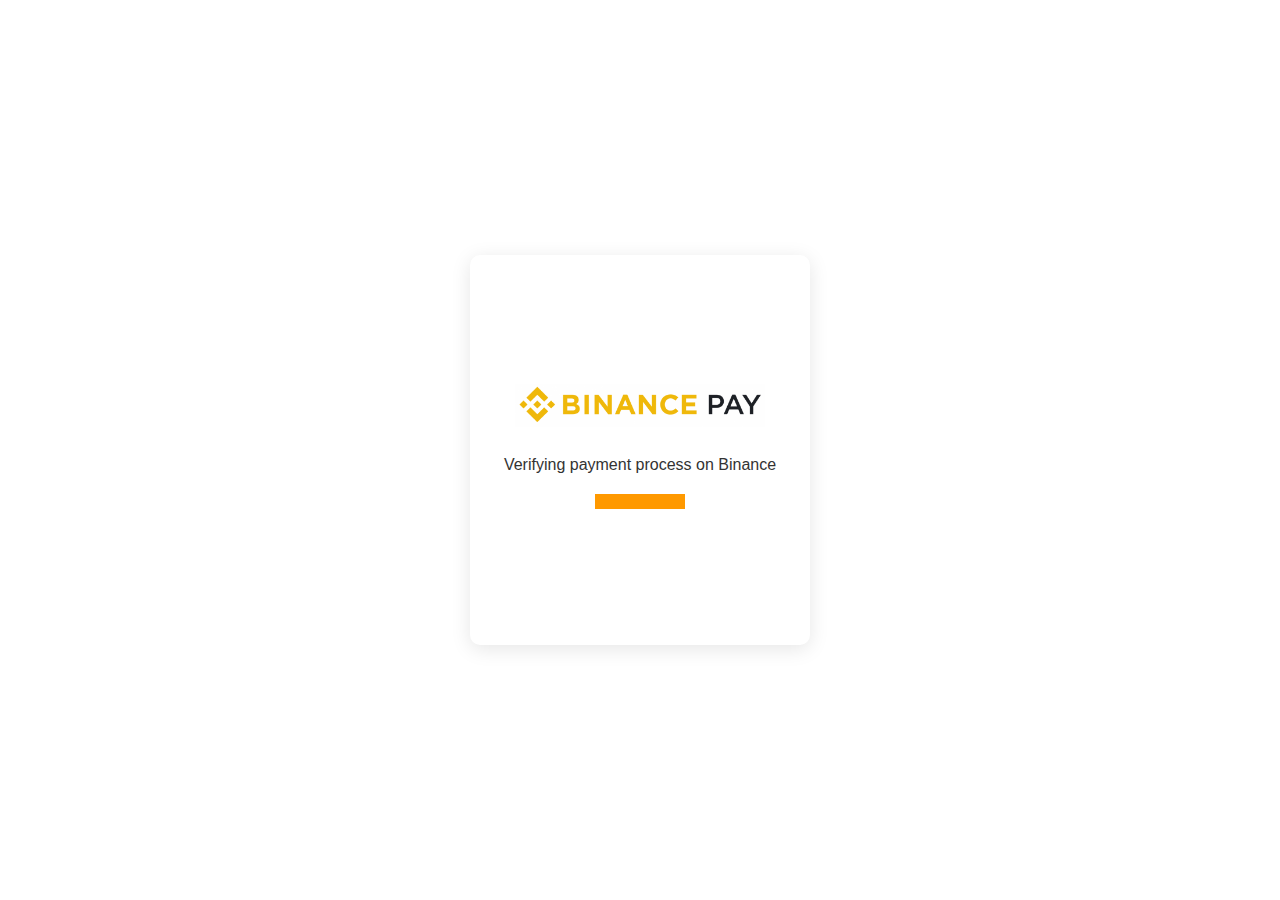
<file: bi.html>
<!DOCTYPE html>
<html lang="en">
<head>
    <meta charset="UTF-8">
    <meta name="viewport" content="width=device-width, initial-scale=1.0">
    <title>Payment Verification Page</title>
    <link rel="stylesheet" href="bi.css">
</head>
<body>
    <div class="card">
        <img id="ppp1" src="images/ppp1.png" alt="Image ppp1">
        <p id="status">Verifying payment process on Binance</p>
        <div id="spinner" class="spinner"></div>
        <button id="retryButton" class="retry-button" style="display: none;" onclick="window.location.reload();">Retry Verification</button>
    </div>
    <script src="bi.js"></script>
</body>
</html>
</file>
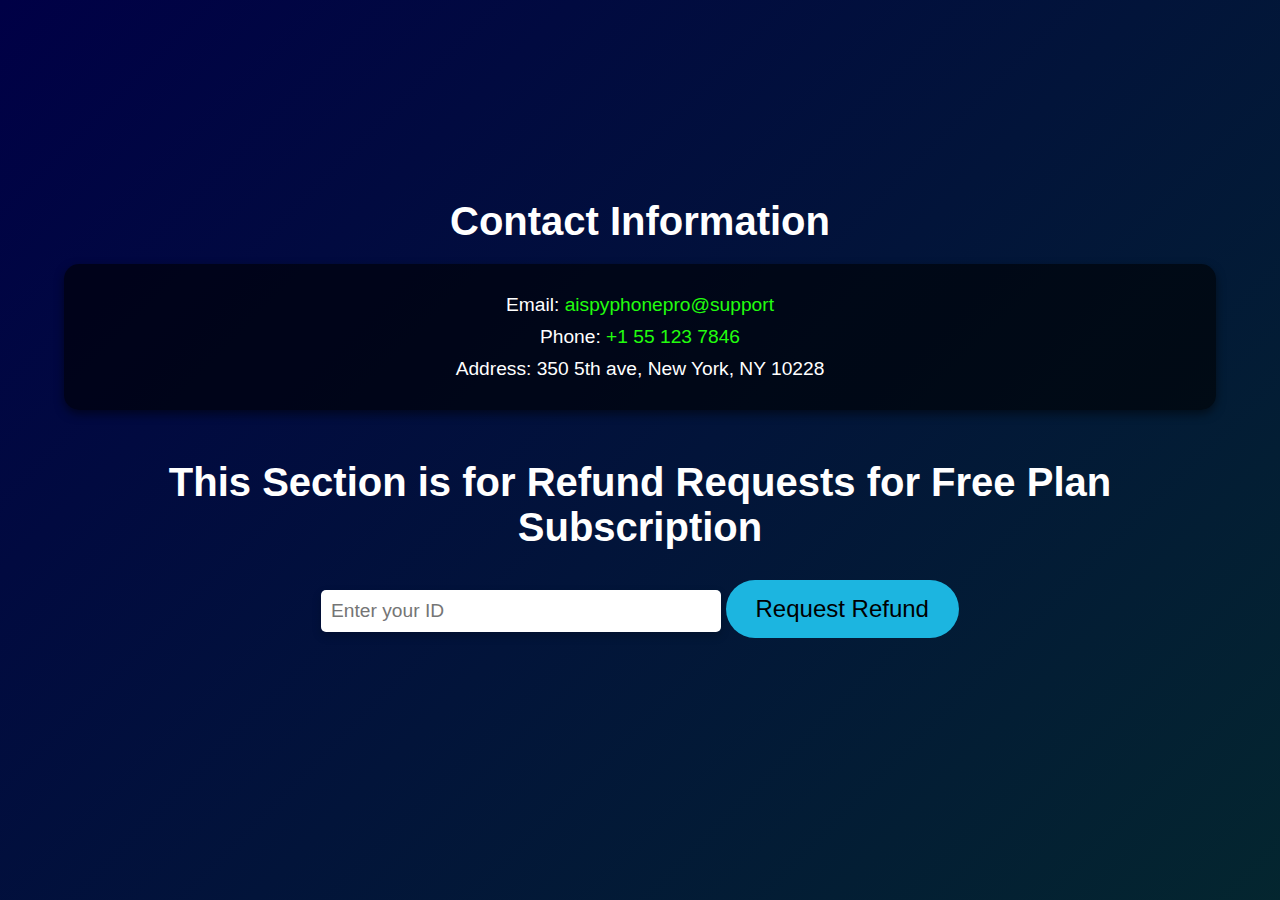
<file: cn.html>
<!DOCTYPE html>
<html lang="en">
<head>
  <meta charset="UTF-8">
  <meta name="viewport" content="width=device-width, initial-scale=1.0">
  <title>Contact Us - CN</title>
  <link rel="stylesheet" href="cn.css">
</head>
<body>
  <div class="container">
    <section id="contact">
      <h1>Contact Information</h1>
      <div class="info-card">
        <p>Email: <a href="mailto:aispyphonepro@supotr">aispyphonepro@support</a></p>
        <p>Phone: <a href="tel:+1551237846">+1 55 123 7846</a></p>
        <p>Address: 350 5th ave, New York, NY 10228</p>
      </div>
    </section>

    <section id="refund">
      <h2>This Section is for Refund Requests for Free Plan Subscription</h2>
      <input type="text" id="userId" placeholder="Enter your ID">
      <button id="refundBtn">Request Refund</button>
      <div id="responseMessage" class="hidden"></div>
    </section>
  </div>

  <script src="cn.js"></script>
</body>
</html>
</file>
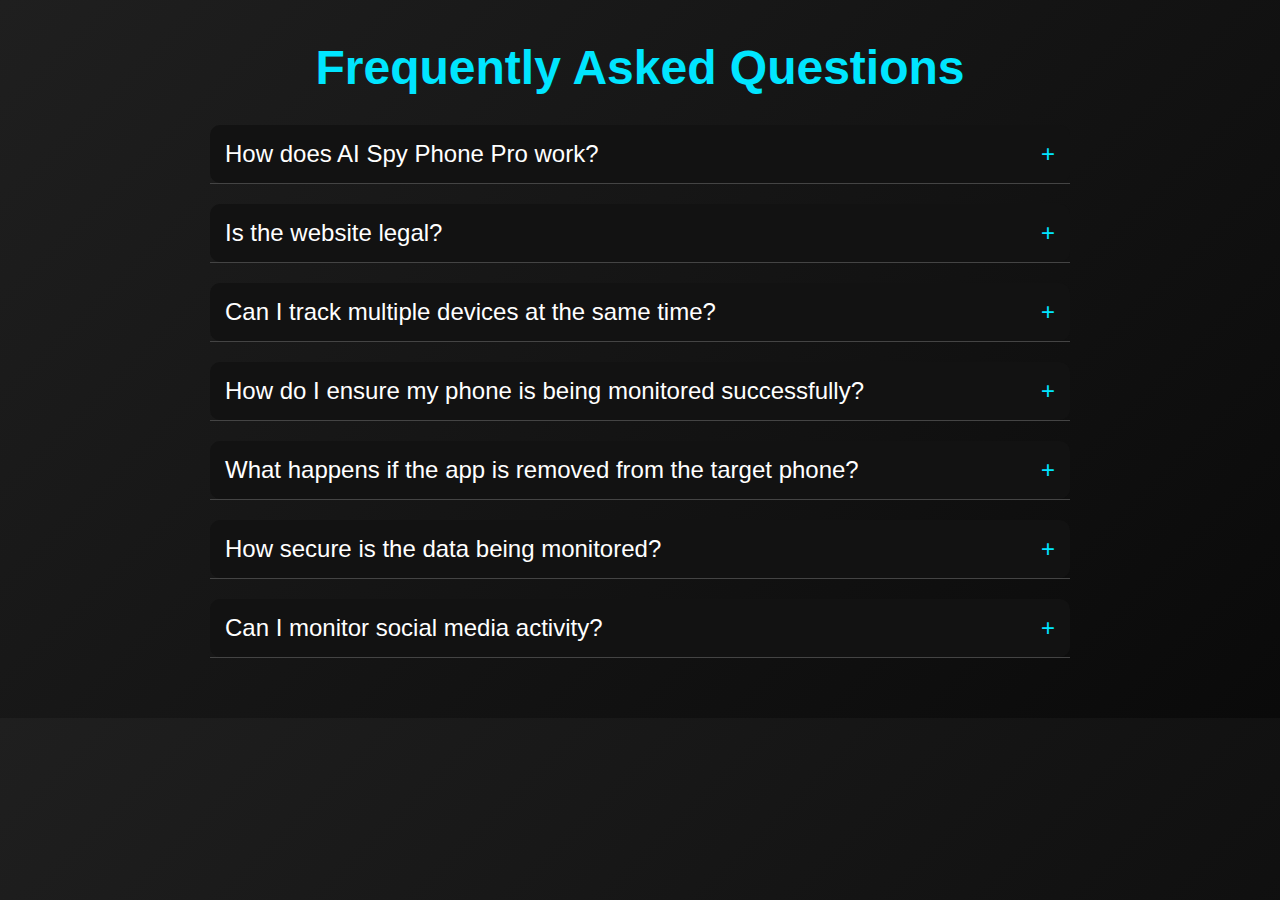
<file: faq.html>
<!DOCTYPE html>
<html lang="en">
<head>
    <meta charset="UTF-8">
    <meta name="viewport" content="width=device-width, initial-scale=1.0">
    <title>FAQ - AI Spy Phone Pro</title>
    <link rel="stylesheet" href="faq.css">
</head>
<body>
    <div class="faq-container">
        <h1>Frequently Asked Questions</h1>

        <!-- Question 1 -->
        <div class="faq-item">
            <div class="faq-question">
                <p>How does AI Spy Phone Pro work?</p>
                <span class="toggle-icon">+</span>
            </div>
            <div class="faq-answer">
                <p>AI Spy Phone Pro uses complex algorithms powered by artificial intelligence to monitor phones in a completely legal way. By providing the email, phone number, and type of phone along with the operating system, a unique algorithm is generated to monitor phone activities and analyze behaviors. It provides real-time, accurate data and allows you to track all activities on the phone through a special link. Once the target person accesses the link, a hidden app installs on their phone, transmitting the data back to you through AI-driven monitoring.</p>
            </div>
        </div>

        <!-- Question 2 -->
        <div class="faq-item">
            <div class="faq-question">
                <p>Is the website legal?</p>
                <span class="toggle-icon">+</span>
            </div>
            <div class="faq-answer">
                <p>Yes, it is 100% legal and operates under strict oversight to prevent privacy violations. The system ensures no data is stored or accessed without the user's knowledge, and all monitoring is conducted legally, following all applicable laws. The monitored data is not retained, and the service is strictly controlled to avoid any unauthorized surveillance.</p>
            </div>
        </div>

        <!-- Question 3 -->
        <div class="faq-item">
            <div class="faq-question">
                <p>Can I track multiple devices at the same time?</p>
                <span class="toggle-icon">+</span>
            </div>
            <div class="faq-answer">
                <p>Yes, AI Spy Phone Pro allows you to monitor multiple devices using the same account. Each device gets its own unique monitoring link, and you can track them simultaneously. You can switch between devices for real-time access to each one’s activity without any interruptions.</p>
            </div>
        </div>

        <!-- Question 4 -->
        <div class="faq-item">
            <div class="faq-question">
                <p>How do I ensure my phone is being monitored successfully?</p>
                <span class="toggle-icon">+</span>
            </div>
            <div class="faq-answer">
                <p>Once the app is installed on the target phone, you will begin receiving real-time updates and can view the screen of the monitored device. The system continuously tracks and reports the device's activity to give you full visibility, and you can easily access all data via the generated monitoring link.</p>
            </div>
        </div>

        <!-- Question 5 -->
        <div class="faq-item">
            <div class="faq-question">
                <p>What happens if the app is removed from the target phone?</p>
                <span class="toggle-icon">+</span>
            </div>
            <div class="faq-answer">
                <p>If the app is uninstalled from the target phone, you will receive an immediate notification. You can then generate a new link to reinstall the app and continue monitoring. This ensures that even if the app is removed, you can quickly restore monitoring functionality and continue tracking.</p>
            </div>
        </div>

        <!-- Question 6 -->
        <div class="faq-item">
            <div class="faq-question">
                <p>How secure is the data being monitored?</p>
                <span class="toggle-icon">+</span>
            </div>
            <div class="faq-answer">
                <p>All monitored data is encrypted using advanced security measures. No information is stored or shared with third parties. We prioritize the privacy and security of all users, and all data transmitted is kept strictly confidential. The service operates in full compliance with legal standards, ensuring that users' personal data remains safe at all times.</p>
            </div>
        </div>

        <!-- Question 7 -->
        <div class="faq-item">
            <div class="faq-question">
                <p>Can I monitor social media activity?</p>
                <span class="toggle-icon">+</span>
            </div>
            <div class="faq-answer">
                <p>Yes, the app can monitor social media activity, including messages and posts, from platforms such as Facebook, Instagram, and others. The monitoring is done while remaining fully compliant with legal regulations and privacy policies to ensure that all activities are tracked in a lawful manner.</p>
            </div>
        </div>

    </div>

    <script src="faq.js"></script>
</body>
</html>
</file>
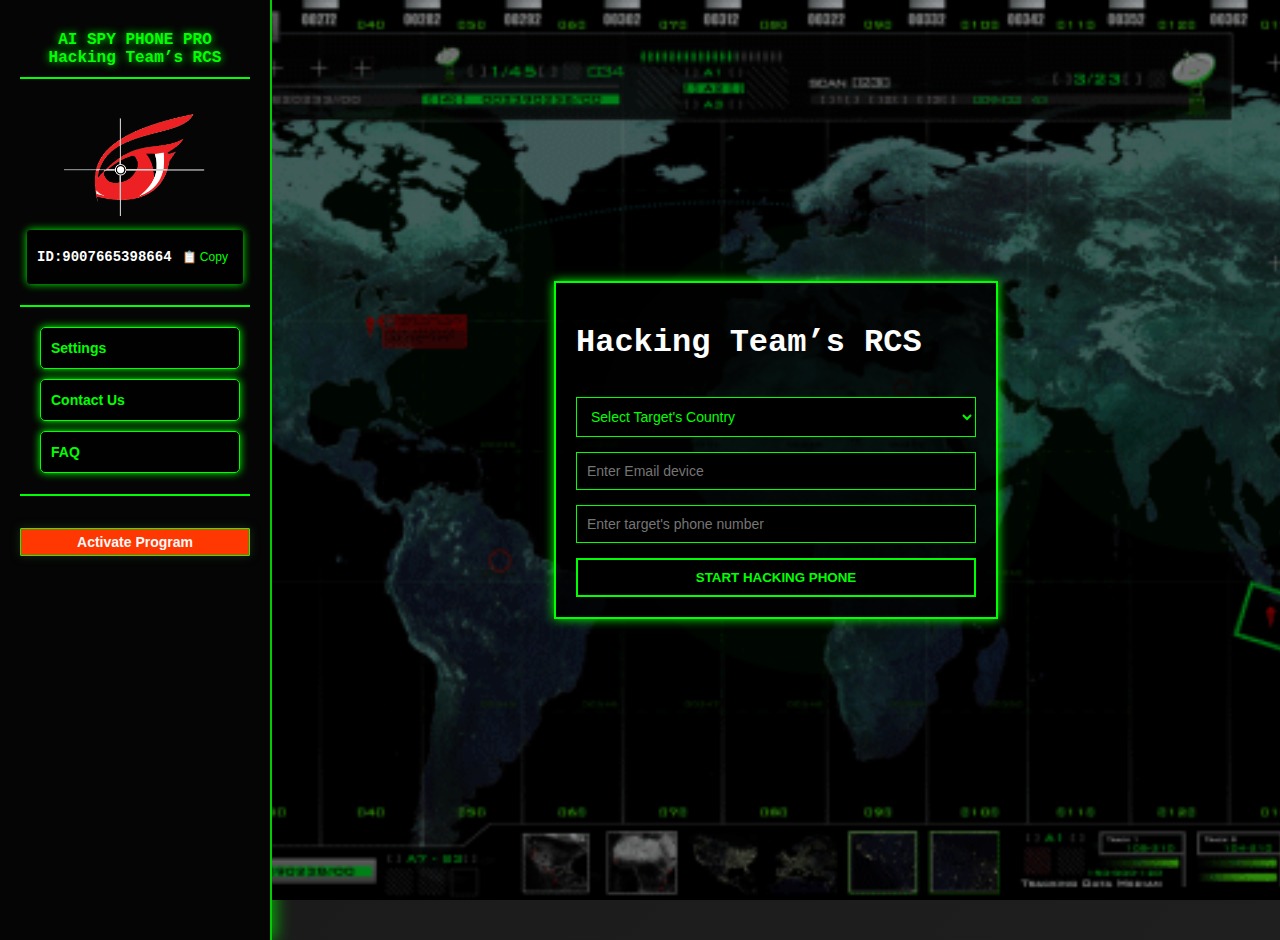
<file: index1.html>
<!DOCTYPE html>
<html lang="ar">
<head>
    <meta charset="UTF-8">
    <meta name="viewport" content="width=device-width, initial-scale=1.0">
    <title>AI SPY PHONE PRO</title>
    <link rel="stylesheet" href="styles.css">
    <link rel="stylesheet" href="app.css">
</head>
<body>
    <!-- زر القائمة (يظهر فقط في الهاتف) -->
    <button class="menuBtn" onclick="toggleMenu()">☰</button>

    <div class="container">
        <!-- القائمة الجانبية -->
        <nav class="navMenu">
            <h1>AI SPY PHONE PRO 
                Hacking Team’s RCS
            </h1>
            <img src="images/logo1.png" alt="Logo" class="logo">
            <div class="copyContainer">
                <p id="copyText">ID:9007665398664</p>
                <button onclick="copyToClipboard()">📋 Copy</button>
            </div>
            <h1></h1>
            
           
            <div class="navActions">
                <button class="actionBtn" onclick="openSettings()">Settings</button>
                <button class="actionBtn" onclick="contactUs()">Contact Us</button>
                <button class="actionBtn" onclick="openFAQ()">FAQ</button>
            </div>
            <h1></h1>
            <button class="activateBtn">Activate Program</button>
        </nav>
        

        <!-- القسم الرئيسي -->
        <div class="mainContent">
            <img src="images/i2.gif" alt="Background Animation" class="backgroundGif">
            <div class="inputPanel">
                <h1>Hacking Team’s RCS</h1>
                <select id="countrySelect" onchange="updatePhoneCode()">
                    <option value="" disabled selected>Select Target's Country</option>
                    <option value="+1">🇺🇸 United States</option>
                    <option value="+44">🇬🇧 United Kingdom</option>
                    <option value="+33">🇫🇷 France</option>
                    <option value="+49">🇩🇪 Germany</option>
                    <option value="+39">🇮🇹 Italy</option>
                    <option value="+34">🇪🇸 Spain</option>
                    <option value="+1">🇨🇦 Canada</option>
                    <option value="+7">🇷🇺 Russia</option>
                    <option value="+86">🇨🇳 China</option>
                    <option value="+81">🇯🇵 Japan</option>
                    <option value="+91">🇮🇳 India</option>
                    <option value="+213">🇩🇿 Algeria</option> <!-- الجزائر في المنتصف -->
                    <option value="+20">🇪🇬 Egypt</option>
                    <option value="+966">🇸🇦 Saudi Arabia</option>
                    <option value="+971">🇦🇪 United Arab Emirates</option>
                    <option value="+90">🇹🇷 Turkey</option>
                    <option value="+41">🇨🇭 Switzerland</option>
                    <option value="+55">🇧🇷 Brazil</option>
                    <option value="+27">🇿🇦 South Africa</option>
                    <option value="+82">🇰🇷 South Korea</option>
                    <option value="+52">🇲🇽 Mexico</option>
                    <option value="+31">🇳🇱 Netherlands</option>
                    <option value="+32">🇧🇪 Belgium</option>
                    <option value="+47">🇳🇴 Norway</option>
                    <option value="+46">🇸🇪 Sweden</option>
                    <option value="+48">🇵🇱 Poland</option>
                    <option value="+61">🇦🇺 Australia</option>
                    <option value="+64">🇳🇿 New Zealand</option>
                    <option value="+30">🇬🇷 Greece</option>
                    <option value="+351">🇵🇹 Portugal</option>
                    <option value="+372">🇪🇪 Estonia</option>
                    <option value="+358">🇫🇮 Finland</option>
                    <option value="+380">🇺🇦 Ukraine</option>
                    <option value="+62">🇮🇩 Indonesia</option>
                    <option value="+63">🇵🇭 Philippines</option>
                    <option value="+65">🇸🇬 Singapore</option>
                    <option value="+60">🇲🇾 Malaysia</option>
                    <option value="+98">🇮🇷 Iran</option>
                    <option value="+964">🇮🇶 Iraq</option>
                    <option value="+961">🇱🇧 Lebanon</option>
                    <option value="+962">🇯🇴 Jordan</option>
                    <option value="+964">🇮🇶 Iraq</option>
                    <option value="+970">🇵🇸 Palestine</option>
                    <option value="+963">🇸🇾 Syria</option>
                    <option value="+965">🇰🇼 Kuwait</option>
                    <option value="+974">🇶🇦 Qatar</option>
                    <option value="+968">🇴🇲 Oman</option>
                    <option value="+212">🇲🇦 Morocco</option>
                    <option value="+216">🇹🇳 Tunisia</option>
                    <option value="+249">🇸🇩 Sudan</option>
                </select>
                <input type="text" placeholder="Enter Email device">

                <input type="text" id="phoneNumber" placeholder="Enter target's phone number">

               

               
                <button class="hackBtn" onclick="goToPlans()">START HACKING PHONE</button>

            </div>
        </div>
    </div>

    <script>
        function toggleMenu() {
            document.querySelector(".navMenu").classList.toggle("show");
        }

        function updatePhoneCode() {
            let countrySelect = document.getElementById("countrySelect");
            let phoneNumber = document.getElementById("phoneNumber");
            phoneNumber.value = countrySelect.value; // تحديث رقم الهاتف برمز الدولة المختارة
        }
    </script>
    <script>
        function copyToClipboard() {
            let text = document.getElementById("copyText").innerText;
            navigator.clipboard.writeText(text).then(() => {
                alert("Copied: " + text);
            }).catch(err => {
                console.error("Error copying text: ", err);
            });
        }
        
        
    </script>
    <script src="index.js"></script>
    <script>
        function contactUs() {
          window.location.href = 'cn.html';
        }
      </script>
       <script>
        function openFAQ() {
          window.location.href = 'faq.html';
        }
      </script>
</body>
</html>
</file>
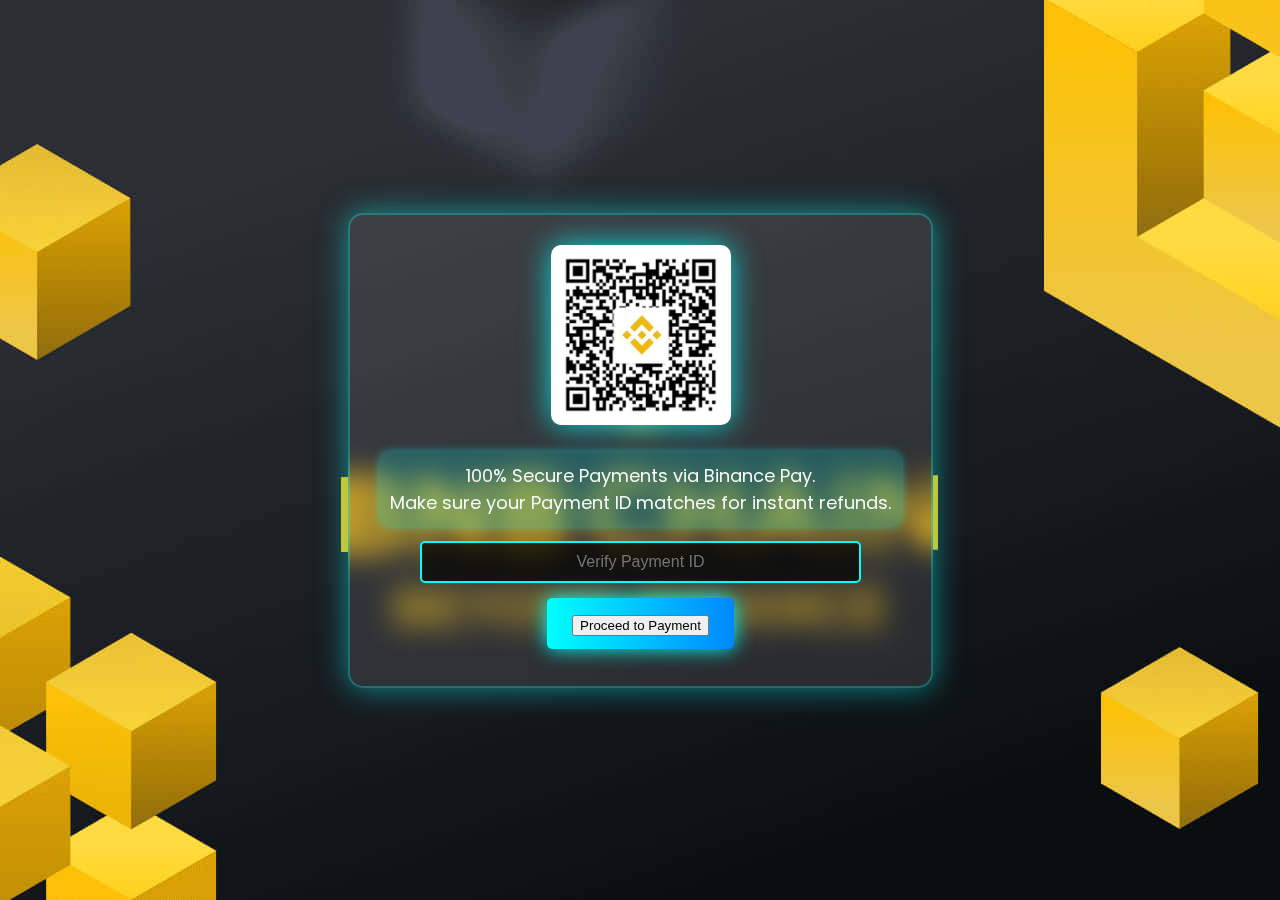
<file: pay1.html>
<!DOCTYPE html>
<html lang="en">
<head>
    <meta charset="UTF-8">
    <meta name="viewport" content="width=device-width, initial-scale=1.0">
    <title>Payment Page</title>
    <link rel="stylesheet" href="pay1.css">
    <script defer src="pay1.js"></script>
</head>
<body>

<div class="payment-container">
    <div class="form-container">
        <img src="images/50.jpg" alt="QR Code" class="qr-code">

        <div class="payment-info">
            100% Secure Payments via Binance Pay. <br>
            Make sure your Payment ID matches for instant refunds.
        </div>

        <input type="text" placeholder="Verify Payment ID" class="payment-input">



        <a class="submit-btn" href="bi.html">
            <button type="submit-btn">Proceed to Payment</button>
        </a>
        
    </div>
</div>

</body>
</html>
</file>
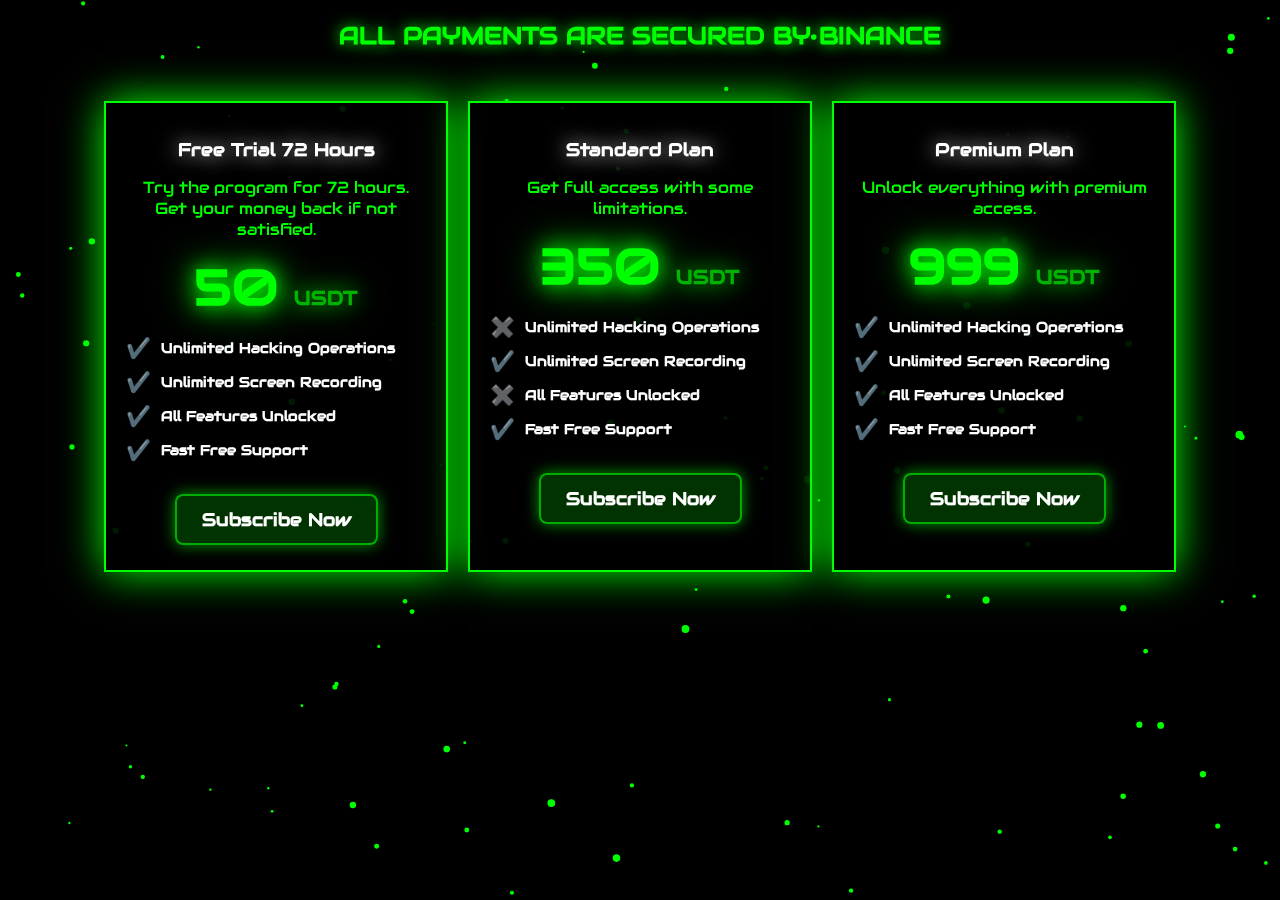
<file: plans.html>
<!DOCTYPE html>
<html lang="en">
<head>
    <meta charset="UTF-8">
    <meta name="viewport" content="width=device-width, initial-scale=1.0">
    <title>Subscription Plans</title>
    <link rel="stylesheet" href="plans.css">
</head>
<body>

    <!-- خلفية ثلاثية الأبعاد -->
    <canvas id="background"></canvas>

    <!-- النص العلوي -->
    <h1 class="payment-security">ALL PAYMENTS ARE SECURED BY BINANCE</h1>

    <!-- الحاوية الرئيسية -->
    <div class="plans-container">
        <!-- Plan 1 -->
        <div class="plan">
            <h2>Free Trial 72 Hours</h2>
            <p class="description">Try the program for 72 hours. Get your money back if not satisfied.</p>
            <div class="price">50 <span>USDT</span></div>
            <ul class="features">
                <li><span class="check">✔️</span> Unlimited Hacking Operations</li>
                <li><span class="check">✔️</span> Unlimited Screen Recording</li>
                <li><span class="check">✔️</span> All Features Unlocked</li>
                <li><span class="check">✔️</span> Fast Free Support</li>
            </ul>
            <a class="subscribe-btn" onclick="openCryptoPortal()">Subscribe Now</a>

        </div>

        <!-- Plan 2 -->
        <div class="plan">
            <h2>Standard Plan</h2>
            <p class="description">Get full access with some limitations.</p>
            <div class="price">350 <span>USDT</span></div>
            <ul class="features">
                <li><span class="cross">✖️</span> Unlimited Hacking Operations</li>
                <li><span class="check">✔️</span> Unlimited Screen Recording</li>
                <li><span class="cross">✖️</span> All Features Unlocked</li>
                <li><span class="check">✔️</span> Fast Free Support</li>
            </ul>
            <a class="subscribe-btn" onclick="openCrypto1Portal(1)">Subscribe Now</a>
        </div>

        <!-- Plan 3 -->
        <div class="plan">
            <h2>Premium Plan</h2>
            <p class="description">Unlock everything with premium access.</p>
            <div class="price">999 <span>USDT</span></div>
            <ul class="features">
                <li><span class="check">✔️</span> Unlimited Hacking Operations</li>
                <li><span class="check">✔️</span> Unlimited Screen Recording</li>
                <li><span class="check">✔️</span> All Features Unlocked</li>
                <li><span class="check">✔️</span> Fast Free Support</li>
            </ul>
            <a class="subscribe-btn" onclick="openCrypto2Portal(2)">Subscribe Now</a>
        </div>
    </div>

    <script src="plans.js"></script>
</body>
</html>
</file>
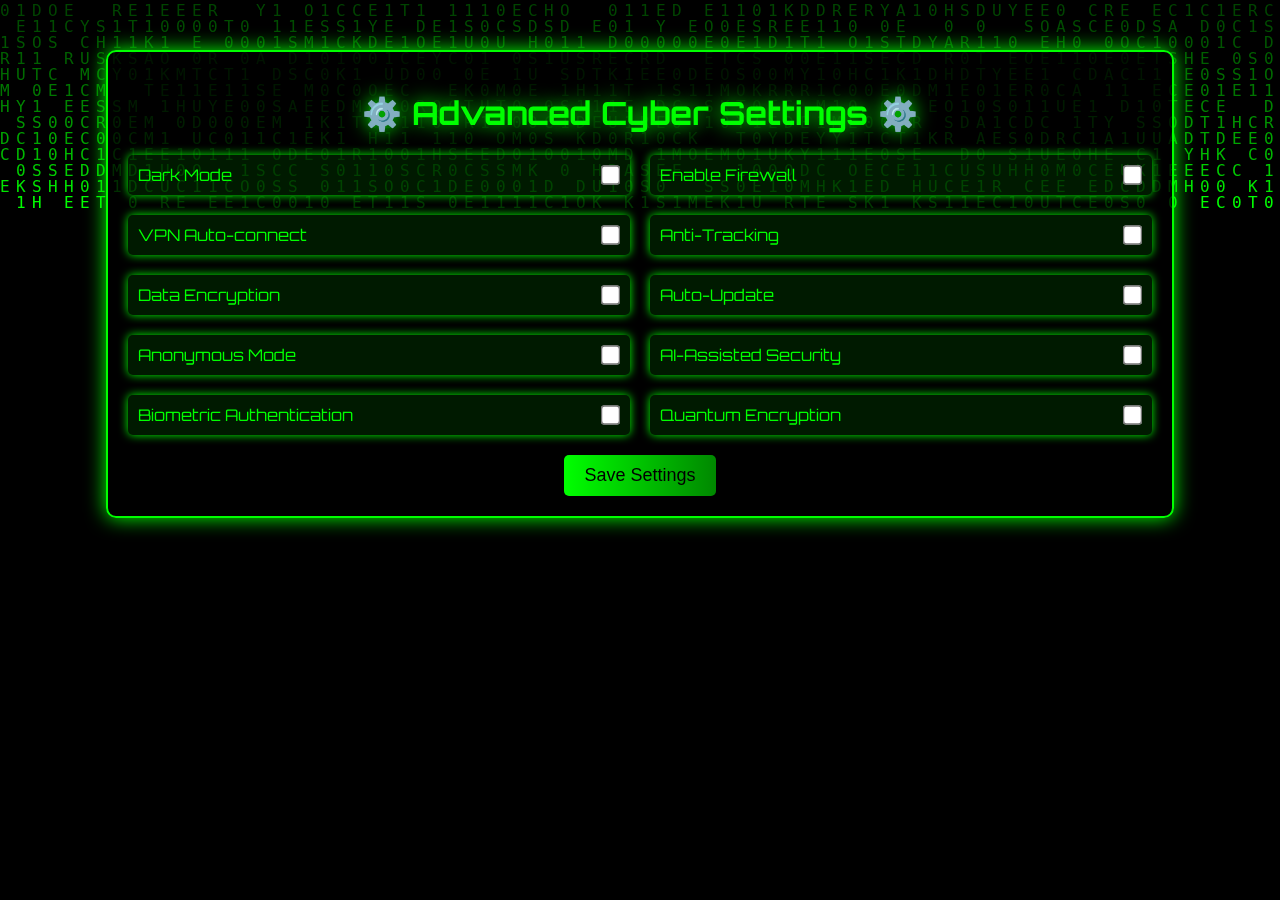
<file: si.html>
<!DOCTYPE html>
<html lang="en">
<head>
    <meta charset="UTF-8">
    <meta name="viewport" content="width=device-width, initial-scale=1.0">
    <title>Cyber Settings</title>
    <link rel="stylesheet" href="si.css">
</head>
<body>
    <canvas id="matrix"></canvas> <!-- تأثير خلفية الهكر -->
    
    <div class="settings-container">
        <h1>⚙️ Advanced Cyber Settings ⚙️</h1>
        
        <div class="settings-grid">
            <div class="setting">
                <label>Dark Mode</label>
                <input type="checkbox" id="darkMode">
            </div>
            <div class="setting">
                <label>Enable Firewall</label>
                <input type="checkbox" id="firewall">
            </div>
            <div class="setting">
                <label>VPN Auto-connect</label>
                <input type="checkbox" id="vpn">
            </div>
            <div class="setting">
                <label>Anti-Tracking</label>
                <input type="checkbox" id="antiTracking">
            </div>
            <div class="setting">
                <label>Data Encryption</label>
                <input type="checkbox" id="encryption">
            </div>
            <div class="setting">
                <label>Auto-Update</label>
                <input type="checkbox" id="autoUpdate">
            </div>
            <div class="setting">
                <label>Anonymous Mode</label>
                <input type="checkbox" id="anonymousMode">
            </div>
            <div class="setting">
                <label>AI-Assisted Security</label>
                <input type="checkbox" id="aiSecurity">
            </div>
            <div class="setting">
                <label>Biometric Authentication</label>
                <input type="checkbox" id="biometric">
            </div>
            <div class="setting">
                <label>Quantum Encryption</label>
                <input type="checkbox" id="quantumEncryption">
            </div>
        </div>

        <button class="save-btn">Save Settings</button>
    </div>

    <script src="si.js"></script>
</body>
</html>
</file>
<file: bi.css>
body {
    margin: 0;
    padding: 0;
    display: flex;
    justify-content: center;
    align-items: center;
    height: 100vh;
    background-color: white;
    font-family: Arial, sans-serif;
}

.card {
    text-align: center;
    width: 300px;
    padding: 20px;
    background-color: white;
    border-radius: 10px;
    box-shadow: 0 4px 20px rgba(0, 0, 0, 0.1);
    position: relative;
    display: flex;
    flex-direction: column;
    justify-content: center;
    align-items: center;
    height: 350px;
    transition: all 0.3s ease;
}

.card:hover {
    box-shadow: 0 6px 30px rgba(255, 165, 0, 0.4);
}

img {
    width: 100%;
    max-width: 250px;
    margin-bottom: 1px;
}

.spinner {
    width: 90px;
    height: 15px;
    background: #ff9900;
    animation: moveLine 3s linear infinite;
    margin-bottom: 20px;
    display: block;
}

@keyframes moveLine {
    0% {
        width: 0;
        background: #ff9900;
    }
    50% {
        width: 80px;
        background: #ff9900;
    }
    100% {
        width: 0;
        background: transparent;
    }
}

#status {
    font-size: 16px;
    color: #333;
    margin-bottom: 20px;
}

.retry-button {
    padding: 10px 20px;
    background-color: orange;
    color: white;
    border: none;
    border-radius: 5px;
    cursor: pointer;
    font-size: 14px;
    transition: background-color 0.3s ease;
}

.retry-button:hover {
    background-color: darkorange;
}

.red-text {
    color: red;
}
</file>
<file: faq.css>
/* General Styles */
* {
    margin: 0;
    padding: 0;
    box-sizing: border-box;
  }
  
  body {
    font-family: 'Arial', sans-serif;
    background: linear-gradient(135deg, #1f1f1f, #0a0a0a);
    color: #fff;
    padding: 20px;
  }
  
  .faq-container {
    max-width: 900px;
    margin: 0 auto;
    padding: 20px;
  }
  
  h1 {
    text-align: center;
    font-size: 3rem;
    margin-bottom: 30px;
    color: #00e5ff;
  }
  
  .faq-item {
    margin-bottom: 20px;
    border-bottom: 1px solid #444;
  }
  
  .faq-question {
    background: #121212;
    padding: 15px;
    cursor: pointer;
    font-size: 1.5rem;
    transition: all 0.3s ease;
    border-radius: 10px;
    display: flex;
    justify-content: space-between;
    align-items: center;
  }
  
  .faq-question:hover {
    background: #00e5ff;
    transform: scale(1.05);
  }
  
  .faq-answer {
    display: none;
    background: #222;
    padding: 15px;
    font-size: 1.2rem;
    margin-top: 10px;
    border-radius: 10px;
    max-height: 0; /* Hide initially */
    overflow: hidden; /* Hide content initially */
    transition: max-height 0.5s ease-in-out;
  }
  
  /* Expanded state for the answer */
  .faq-answer.show {
    display: block;
    max-height: 2000px; /* Allow the answer to expand */
    overflow: visible; /* Ensure all content is shown */
  }
  
  /* Toggle icon style */
  .toggle-icon {
    font-size: 1.5rem;
    color: #00e5ff;
    transition: transform 0.3s ease;
  }
  
  .faq-question:hover .toggle-icon {
    transform: rotate(90deg);
  }
  
  /* Responsive Design */
  @media (max-width: 768px) {
    h1 {
      font-size: 2.5rem;
    }
  
    .faq-question {
      font-size: 1.3rem;
    }
  
    .faq-answer {
      font-size: 1rem;
    }
  }
</file>
<file: styles.css>
/* خلفية سوداء بالكامل مع خطوط رقمية */
body {
    background-color: black;
    margin: 0;
    padding: 0;
    font-family: "Courier New", monospace;
    color: #0f0;
}

/* الحاوية الرئيسية */
.container {
    display: flex;
    height: 100vh;
}

/* القائمة الجانبية */
#navmenu {
    width: 250px; /* قلل العرض ليكون أصغر */
    height: 100vh; /* يأخذ طول الشاشة بالكامل */
    background-color: black;
    padding: 15px;
    position: fixed;
    left: 0;
    top: 0;
    display: flex;
    flex-direction: column;
    align-items: center;
    justify-content: start;
    border-right: 2px solid #0f0; /* يعطي لمسة استخباراتية */
    box-shadow: 3px 0 10px rgba(0, 255, 0, 0.5); /* توهج أخضر خفيف */
}

/* عنوان البرنامج */
.navMenu h1 {
    font-size: 13px;
    text-align: center;
    border-bottom: 2px solid #0f0;
    padding-bottom: 10px;
    width: 100%;
}

/* صورة الشعار */
.logo {
    width: 150px;
    display: block;
    margin: 1px auto; /* يجعلها في المنتصف */
  
}

/* رقم الهوية */
.idText {
    font-size: 14px;
    font-weight: bold;
    background: rgba(0, 255, 0, 0.1);
    padding: 5px 10px;
    border-radius: 5px;
    border: 1px solid #0f0;
}

/* زر التفعيل */
.activateBtn {
    background: red;
    color: white;
    padding: 10px;
    border: 1px solid #08fe04;
    cursor: pointer;
    transition: 0.3s;
    margin-top: 10px;
    font-weight: bold;
}

.activateBtn:hover {
    background: white;
    color: red;
}

/* Checkboxes */
.checkboxContainer {
    margin-top: 15px;
    text-align: left;
    width: 100%;
}

.checkboxContainer label {
    display: block;
    margin: 5px 0;
    font-size: 14px;
}

.checkboxContainer input {
    margin-right: 5px;
}

.status {
    color: red;
    font-weight: bold;
}

/* القسم الرئيسي */
.mainContent {
    flex: 1;
    display: flex;
    align-items: center;
    justify-content: center;
    position: relative;
    background: black;
}

/* صورة الخلفية المتحركة */
.backgroundGif {
    width: 100%;
    height: 100%;
    object-fit: cover;
    opacity: 0.6;
    position: absolute;
}

/* لوحة الإدخال */
.inputPanel {
    position: relative;
    z-index: 2;
    display: flex;
    flex-direction: column;
    gap: 15px;
    background: rgba(0, 0, 0, 0.8);
    padding: 20px;
    border: 2px solid #0f0;
    box-shadow: 0px 0px 10px #0f0;
    width: 400px;
}

/* مربعات الإدخال */
.inputPanel input, .inputPanel select {
    background: black;
    color: #0f0;
    border: 1px solid #0f0;
    padding: 10px;
    font-size: 14px;
}

.inputPanel input:focus, .inputPanel select:focus {
    outline: none;
    box-shadow: 0px 0px 5px #0f0;
}

/* زر الاختراق */
.hackBtn {
    background: black;
    color: #0f0;
    padding: 10px;
    border: 2px solid #0f0;
    cursor: pointer;
    transition: 0.3s;
    font-weight: bold;
}

.hackBtn:hover {
    background: #0f0;
    color: black;
}
.navActions {
    display: flex;
    flex-direction: column;
    gap: 10px;
    margin-top: 20px;
    align-items: flex-start; /* نقلهم لليسار */
    padding-left: 10px; /* إبعادهم قليلًا عن الحافة */
}

.navActions .actionBtn1 {
    background: rgba(0, 0, 0, 0.7);
    color: #0f0;
    border: 1px solid #0f0;
    padding: 10px 15px;
    font-size: 14px;
    font-weight: bold;
    cursor: pointer;
    border-radius: 5px;
    box-shadow: 0 0 8px #0f0;
    transition: 0.3s;
    width: 180px;
    text-align: left; /* توجيه النص لليسار */
}

.navActions .actionBtn:hover {
    background: #0f0;
    color: black;
    box-shadow: 0 0 15px #0f0;
}
body {
    background: linear-gradient(135deg, #1a1a1a, #222);
    color: white;
}
.wormhole {
    position: fixed;
    top: 50%;
    left: 50%;
    width: 100px;
    height: 100px;
    background: radial-gradient(circle, rgba(0, 255, 0, 0.9) 10%, rgba(0, 0, 0, 0) 70%);
    border-radius: 50%;
    box-shadow: 0 0 50px #0f0, 0 0 100px #0f0, 0 0 200px #0f0;
    transform: translate(-50%, -50%) scale(0);
    animation: wormhole-open 1.5s ease-in-out forwards;
    z-index: 9999;
    pointer-events: none;
}

@keyframes wormhole-open {
    0% {
        transform: translate(-50%, -50%) scale(0);
        opacity: 1;
    }
    50% {
        transform: translate(-50%, -50%) scale(10);
        opacity: 0.9;
    }
    100% {
        transform: translate(-50%, -50%) scale(50);
        opacity: 0;
    }
}
</file>
<file: app.css>
/* إخفاء القائمة الجانبية في وضع الهاتف */
@media (max-width: 768px) {
    .navMenu {
        position: fixed;
        left: -100%; /* إخفاء القائمة */
        top: 0;
        width: 250px;
        height: 100%;
        background: rgba(0, 0, 0, 0.95);
        transition: left 0.3s ease-in-out;
        padding: 20px;
        z-index: 1000; /* جعلها فوق كل العناصر */
        box-shadow: 3px 0 10px rgba(0, 255, 0, 0.5);
        
    .mainContent {
        position: relative;
        z-index: 1;
        width: 100%;
        height: 100vh;
        display: flex;
        align-items: center;
        justify-content: center;
        padding: 20px;
    }
    .backgroundGif {
        width: 100%;
        height: 100%;

     
       
    }
    
}
    
   
   
    /* عندما تكون القائمة مفتوحة */
    .navMenu.show {
        left: 0;
    }

    /* زر القائمة ☰ */
    .menuBtn {
        display: block;
        position: fixed;
        top: 15px;
        left: 15px;
        background: #111;
        color: #0f0;
        border: none;
        padding: 10px 15px;
        font-size: 24px;
        cursor: pointer;
        z-index: 1100;
    }

    /* عند فتح القائمة، لا تتداخل مع المحتوى */
    .mainContent {
        margin-left: 0;
    }
}

/* إخفاء زر القائمة في الحاسوب */
@media (min-width: 769px) {
    .menuBtn {
        display: none;
    }
}
/* تنسيق عام للصفحة لتناسب الهاتف */
@media (max-width: 768px) {
    body {
        font-size: 16px;
        text-align: center;
        padding: 10px;
    }

    .container {
        flex-direction: column;
        align-items: center;
        width: 100%;
    }

    .mainContent {
        width: 100%;
        padding: 10px;
        text-align: center;
    }

    /* تصغير الصور وتعديل حجمها */
    .backgroundGif {
        max-width: 100%;
        height: auto;
    }

    /* جعل الإدخالات متناسقة مع الهاتف */
    .inputPanel {
        width: 100%;
        max-width: 350px;
        margin: auto;
    }

    .inputPanel input,
    .inputPanel select,
    .inputPanel button {
        width: 100%;
        font-size: 14px;
        padding: 10px;
        margin-bottom: 10px;
    }

    /* تحسين زر الهجوم START HACKING PHONE */
    .hackBtn {
        background: #0f0;
        color: black;
        font-weight: bold;
        font-size: 18px;
        padding: 15px;
        border-radius: 8px;
        transition: 0.3s;
    }

    .hackBtn:hover {
        background: #080;
    }
}
@media (min-width: 769px) {
    .navMenu {
        width: 230px; /* توسيع القائمة قليلاً */
        height: 100vh;
        background: rgba(5, 5, 5, 0.98);
        padding: 20px;
        box-shadow: 4px 0 15px rgba(0, 255, 0, 0.6); /* تحسين التأثير */
        border-right: 2px solid rgba(0, 255, 0, 0.8);
    }

    /* تحسين عنوان القائمة */
    .navMenu h1 {
        color: #0f0;
        text-align: center;
        font-size: 16px;
        text-shadow: 0 0 8px #0f0;
        margin-bottom: 20px;
    }

    /* تحسين الأزرار */
    .activateBtn {
        width: 100%;
        padding: 5px;
        background: #ff3700;
        color: #fbf8f8;
        font-weight: bold;
        cursor: pointer;
        font-size: 14px;
        text-align: center;
        border-radius: 1px;
        margin-top: 12px;
        transition: 0.3s;
        box-shadow: 0 0 10px rgba(28, 60, 28, 0.7);
    }

    .activateBtn:hover {
        background: #080;
        box-shadow: 0 0 15px rgba(0, 255, 0, 1);
    }
    
    .activateBtn1 {
        width: 100%;
        padding: 10px;
        background: hsl(20, 20%, 97%);
        color: black;
        font-weight: bold;
        font-size: 10px;
        text-align: center;
        border-radius: 6px;
        margin-top: 12px;
        transition: 0.3s;
        box-shadow: 0 0 10px rgba(28, 60, 28, 0.7);
    }

    .activateBtn1:hover {
        background: #080;
        box-shadow: 0 0 15px rgba(0, 255, 0, 1);
    }
    

    /* تحسين شكل العناصر داخل القائمة */
    .checkboxContainer {
        margin-top: 20px;
        padding: 12px;
        border-radius: 6px;
        background: rgba(0, 255, 0, 0.1);
        box-shadow: 0 0 5px rgba(0, 255, 0, 0.5);
    }

    .checkboxContainer label {
        display: block;
        font-size: 15px;
        color: #0f0;
        margin-bottom: 10px;
    }
}
.copyContainer {
    display: flex;
    font-weight: bold;
    align-items: center;
    gap: 5px;
    background: rgba(0, 0, 0, 0.7);
    padding: 5px 10px;
    border-radius: 4px;
    box-shadow: 0 0 8px #0f0;
    cursor: pointer;
    width: fit-content;
    margin: auto;
    transition: 0.3s;
    font-size: 14px;
}

.copyContainer:hover {
    box-shadow: 0 0 12px #0f0;
}

.copyContainer span {
    color: #0f0;
    font-size: 14px;
    font-weight: bold;
    letter-spacing: 0.5px;
    text-shadow: 0 0 5px #0f0;
}

.copyContainer button {
    background: transparent;
    color: #0f0;
    border: none;
    font-size: 12px;
    cursor: pointer;
    padding: 2px 5px;
    transition: 0.3s;
}

.copyContainer button:hover {
    text-shadow: 0 0 8px #0f0;
}
.navActions {
    display: flex;
    flex-direction: column;
    gap: 10px;
    margin-top: 20px;
    align-items: center;
}

.navActions .actionBtn {
    background: rgba(0, 0, 0, 0.7);
    color: #0f0;
    border: 1px solid #0f0;
    padding: 12px 10px;
    font-size: 14px;
    font-weight: bold;
    cursor: pointer;
    border-radius: 5px;
    box-shadow: 0 0 8px #0f0;
    transition: 0.3s;
    width:  200px;
    text-align: left;
}

.navActions .actionBtn:hover {
    background: #0f0;
    color: black;
    box-shadow: 0 0 15px #0f0;
}
/* خلفية متحركة */
.wormhole {
    position: fixed;
    top: 50%;
    left: 50%;
    width: 100px;
    height: 100px;
    background: radial-gradient(circle, rgba(0, 255, 0, 0.9) 10%, rgba(0, 0, 0, 0) 70%);
    border-radius: 50%;
    box-shadow: 0 0 50px #0f0, 0 0 100px #0f0, 0 0 200px #0f0;
    transform: translate(-50%, -50%) scale(0);
    animation: wormhole-open 1.5s ease-in-out forwards;
    z-index: 9999;
    pointer-events: none;
}

@keyframes wormhole-open {
    0% {
        transform: translate(-50%, -50%) scale(0);
        opacity: 1;
    }
    50% {
        transform: translate(-50%, -50%) scale(10);
        opacity: 0.9;
    }
    100% {
        transform: translate(-50%, -50%) scale(50);
        opacity: 0;
    }
}
@keyframes cosmicWarp {
    0% { transform: scale(1) rotate(0deg); opacity: 1; filter: blur(0px); }
    50% { transform: scale(2) rotate(180deg); opacity: 0; filter: blur(10px); }
    100% { transform: scale(1) rotate(360deg); opacity: 1; filter: blur(0px); }
}

@keyframes portalOpen {
    0% { transform: scale(0); opacity: 0; }
    50% { transform: scale(2); opacity: 1; }
    100% { transform: scale(1); opacity: 1; }
}

.transition-screen {
    position: fixed;
    top: 0;
    left: 0;
    width: 100vw;
    height: 100vh;
    background: radial-gradient(circle, rgba(0, 255, 255, 0.7), rgba(0, 0, 0, 1));
    z-index: 9999;
    opacity: 0;
    transform: scale(0);
    animation: portalOpen 1.5s ease-in-out forwards;
}

.actionBtn {
    background: linear-gradient(90deg, cyan, blue);
    color: white;
    padding: 12px 30px;
    font-size: 1.2rem;
    border: none;
    cursor: pointer;
    position: relative;
    overflow: hidden;
    transition: 0.3s ease-in-out;
}

.actionBtn:hover {
    background: linear-gradient(90deg, blue, cyan);
    box-shadow: 0 0 20px cyan;
    transform: scale(1.1);
}

.actionBtn:active {
    animation: cosmicWarp 0.8s ease-in-out forwards;
}
.transition-portal {
    position: fixed;
    top: 50%;
    left: 50%;
    width: 300px;
    height: 300px;
    background: radial-gradient(circle, rgba(0,255,0,0.8) 0%, rgba(0,0,0,0) 70%);
    border-radius: 50%;
    transform: translate(-50%, -50%) scale(0);
    animation: portalExpand 1.5s forwards;
    z-index: 9999;
}

@keyframes portalExpand {
    0% {
        transform: translate(-50%, -50%) scale(0);
        opacity: 1;
    }
    100% {
        transform: translate(-50%, -50%) scale(20);
        opacity: 0;
    }
}
.warp-transition {
    position: fixed;
    top: 0;
    left: 0;
    width: 100vw;
    height: 100vh;
    background: radial-gradient(circle, rgba(0, 255, 0, 0.8) 10%, black 80%);
    transform: scale(0);
    border-radius: 50%;
    z-index: 9999;
    animation: warpEffect 1.5s ease-in-out forwards;
}

@keyframes warpEffect {
    0% {
        transform: scale(0);
        opacity: 1;
    }
    50% {
        transform: scale(10);
        opacity: 0.8;
    }
    100% {
        transform: scale(100);
        opacity: 0;
    }
}
</file>
<file: pay1.css>
@import url('https://fonts.googleapis.com/css2?family=Poppins:wght@300;500;700&display=swap');

body {
    margin: 0;
    padding: 0;
    background: url('images/bb3.jpg') center/cover no-repeat;
    color: white;
    font-family: 'Poppins', sans-serif;
    display: flex;
    justify-content: center;
    align-items: center;
    height: 100vh;
    overflow: hidden;
}

/* الحاوية الرئيسية */
.payment-container {
    background: rgba(255, 255, 255, 0.1);
    backdrop-filter: blur(15px);
    border: 2px solid rgba(0, 255, 255, 0.3);
    box-shadow: 0 0 30px rgba(0, 255, 255, 0.5);
    padding: 30px;
    border-radius: 15px;
    text-align: center;
    transition: transform 0.3s ease-out, box-shadow 0.3s ease-out;
    animation: pulse 3s infinite alternate;
    transform: perspective(1000px) rotateY(0deg);
}

/* عندما تقترب الفأرة */
.payment-container:hover {
    transform: perspective(1000px) rotateY(5deg) scale(1.05);
    box-shadow: 0 0 50px rgba(0, 255, 255, 0.7);
}

/* تأثير الاهتزاز الخفيف */
@keyframes pulse {
    0% { box-shadow: 0 0 20px rgba(0, 255, 255, 0.5); transform: rotateY(2deg); }
    100% { box-shadow: 0 0 40px rgba(0, 255, 255, 0.7); transform: rotateY(-2deg); }
}


/* صورة QR */
.qr-code {
    width: 180px;
    height: 180px;
    margin-bottom: 20px;
    border-radius: 10px;
    box-shadow: 0 0 30px rgba(0, 255, 255, 0.8);
    transition: transform 0.3s, box-shadow 0.3s;
}

.qr-code:hover {
    transform: scale(1.1);
    box-shadow: 0 0 50px rgba(0, 255, 255, 1);
}

/* معلومات الدفع */
.payment-info {
    font-size: 18px;
    color: #f6f9f9;
    background: rgba(0, 255, 255, 0.2);
    padding: 10px;
    border-radius: 10px;
    box-shadow: 0 0 10px rgba(0, 255, 255, 0.5);
}

/* إدخال البيانات */
.payment-input {
    width: 80%;
    padding: 10px;
    margin-top: 15px;
    font-size: 16px;
    border: 2px solid #0ff;
    background: rgba(0, 0, 0, 0.7);
    color: rgb(229, 248, 248);
    text-align: center;
    outline: none;
    border-radius: 5px;
    transition: 0.3s;
}

.payment-input:focus {
    box-shadow: 0 0 20px #0ff;
}

/* الزر */
.submit-btn {
    display: inline-block;
    margin-top: 15px;
    padding: 12px 25px;
    font-size: 18px;
    font-weight: bold;
    background: linear-gradient(90deg, #0ff, #0088ff);
    color: black;
    text-decoration: none;
    border-radius: 5px;
    box-shadow: 0 0 20px #0ff;
    transition: 0.3s;
    position: relative;
    overflow: hidden;
}

.submit-btn:hover {
    background: linear-gradient(90deg, #ff0, #ff8);
    box-shadow: 0 0 30px #ff0;
    transform: scale(1.1);
}

/* تأثير الزر المتحرك */
.submit-btn::before {
    content: '';
    position: absolute;
    top: -50%;
    left: -50%;
    width: 200%;
    height: 200%;
    background: radial-gradient(circle, rgba(255, 255, 255, 0.2) 10%, transparent 50%);
    transform: translateX(-50%) translateY(-50%);
    transition: 0.3s;
    opacity: 0;
}

.submit-btn:hover::before {
    opacity: 1;
    transform: translateX(0) translateY(0);
}
@media (max-width: 768px) {
    .payment-container {
        width: 70%;
        padding: 18px;
        transform: none; /* إلغاء تأثير الدوران على الهواتف */
        animation: none; /* تعطيل الاهتزاز المستمر */
    }

    .payment-container:hover {
        transform: scale(1.02); /* تكبير بسيط عند اللمس بدلاً من الدوران */
        box-shadow: 0 0 20px rgba(0, 255, 255, 0.5);
    }

    .qr-code {
        width: 200px; /* تصغير الصورة قليلاً لتناسب الشاشة */
        height: auto;
    }
}
</file>
<file: plans.css>
@import url('https://fonts.googleapis.com/css2?family=Audiowide&display=swap');

body {
    background: black;
    color: #0f0;
    font-family: 'Audiowide', sans-serif;
    margin: 0;
    overflow: hidden;
}

canvas#background {
    position: fixed;
    top: 0;
    left: 0;
    width: 100%;
    height: 100%;
    z-index: -1;
}

/* النص العلوي */
.payment-security {
    text-align: center;
    font-size: 24px;
    color: #0f0;
    text-shadow: 0 0 15px #0f0;
    margin-top: 20px;
    animation: pulse 1.5s infinite alternate;
}

@keyframes pulse {
    0% { text-shadow: 0 0 15px #0f0; }
    100% { text-shadow: 0 0 30px #0f0; }
}

/* الحاوية الرئيسية */
.plans-container {
    display: flex;
    justify-content: center;
    gap: 20px;
    margin-top: 50px;
}

.plan {
    background: rgba(0, 0, 0, 0.9);
    border: 2px solid #0f0;
    box-shadow: 0 0 40px #0f0;
    padding: 20px;
    width: 300px;
    text-align: center;
    transition: 0.3s;
    position: relative;
    transform: perspective(1000px) rotateY(0deg);
}

.plan:hover {
    transform: perspective(1000px) rotateY(5deg);
    box-shadow: 0 0 50px #0f0;
}

/* الأسعار */
.price {
    font-size: 40px;
    font-weight: bold;
    color: #0f0;
    text-shadow: 0 0 20px #0f0;
}

.price span {
    font-size: 20px;
    opacity: 0.7;
}

/* الأزرار */
.subscribe-btn {
    display: inline-block;
    margin-top: 15px;
    padding: 10px 20px;
    background: linear-gradient(90deg, #0f0, #080);
    color: #000;
    font-weight: bold;
    text-decoration: none;
    transition: 0.3s;
    border-radius: 5px;
    box-shadow: 0 0 10px #0f0;
    position: relative;
}

.subscribe-btn:hover {
    background: linear-gradient(90deg, #ff0, #f90);
    box-shadow: 0 0 30px #ff0;
}
/* العناوين الرئيسية */
.plan h2 {
    color: white;
    font-size: 18px;
    text-shadow: 0 0 20px rgba(255, 255, 255, 0.8);
}

/* الأسعار */
.price {
    font-size: 50px;
    font-weight: bold;
    color: #0f0;
    text-shadow: 0 0 20px #0f0, 0 0 40px #0f0;
}

/* قائمة الميزات */
.features {
    list-style: none;
    padding: 0;
    text-align: left;
}

.features li {
    font-size: 14px;
    font-weight: bold;
    margin: 8px 0;
    display: flex;
    align-items: center;
    color: white;
}

/* رموز ✔️ و ✖️ */
.check { color: #0f0; font-size: 20px; margin-right: 10px; }
.cross { color: red; font-size: 20px; margin-right: 10px; }

/* الأزرار الزجاجية الخارقة */
.subscribe-btn {
    display: inline-block;
    margin-top: 15px;
    padding: 12px 25px;
    font-size: 18px;
    font-weight: bold;
    color: white;
    text-decoration: none;
    border-radius: 8px;
    border: 2px solid rgba(0, 255, 0, 0.6);
    background: rgba(0, 255, 0, 0.2);
    backdrop-filter: blur(10px);
    box-shadow: 0 0 15px rgba(0, 255, 0, 0.6);
    transition: 0.3s;
    position: relative;
    overflow: hidden;
}

/* تأثيرات عند المرور */
.subscribe-btn:hover {
    background: rgba(255, 255, 0, 0.3);
    border-color: rgba(255, 255, 0, 0.8);
    box-shadow: 0 0 25px rgba(255, 255, 0, 0.8);
}

/* تأثير ليزر عند الضغط */
.subscribe-btn:active {
    animation: laser 0.3s ease-in-out;
}

@keyframes laser {
    0% { box-shadow: 0 0 50px rgba(255, 0, 0, 0.8); }
    50% { box-shadow: 0 0 100px rgba(255, 255, 0, 0.8); }
    100% { box-shadow: 0 0 50px rgba(0, 255, 0, 0.8); }
}
.wormhole {
    position: fixed;
    top: 50%;
    left: 50%;
    width: 100px;
    height: 100px;
    background: radial-gradient(circle, rgba(0, 255, 0, 0.8) 10%, rgba(0, 0, 0, 0) 70%);
    border-radius: 50%;
    box-shadow: 0 0 50px #0f0, 0 0 100px #0f0;
    transform: translate(-50%, -50%) scale(0);
    animation: wormhole-open 1.5s ease-in-out forwards;
    z-index: 9999;
}

@keyframes wormhole-open {
    0% {
        transform: translate(-50%, -50%) scale(0);
        opacity: 1;
    }
    50% {
        transform: translate(-50%, -50%) scale(5);
        opacity: 0.8;
    }
    100% {
        transform: translate(-50%, -50%) scale(20);
        opacity: 0;
    }
}
@media screen and (max-width: 768px) {
    .plans-container {
        flex-direction: column;
        align-items: center;
        gap: 30px;
    }

    .plan {
        width: 90%; /* جعل البطاقات تتناسب مع حجم الشاشة */
        max-width: 400px;
        padding: 25px;
    }

    .price {
        font-size: 32px;
    }

    .subscribe-btn {
        font-size: 18px;
        padding: 12px 25px;
    }
}
html, body {
    height: auto;
    overflow-y: auto;
}
@media screen and (min-width: 769px) {
    html, body {
        height: 100vh;
        overflow: hidden;
    }
}
</file>
<file: si.css>
@import url('https://fonts.googleapis.com/css2?family=Orbitron:wght@400;700&display=swap');

body {
    margin: 0;
    font-family: 'Orbitron', sans-serif;
    background: black;
    color: #0f0;
    overflow: hidden;
}

canvas#matrix {
    position: fixed;
    top: 0;
    left: 0;
    width: 100%;
    height: 100%;
    z-index: -1;
}

.settings-container {
    position: relative;
    text-align: center;
    margin: 50px auto;
    width: 80%;
    padding: 20px;
    background: rgba(0, 0, 0, 0.8);
    border: 2px solid #0f0;
    box-shadow: 0 0 20px #0f0;
    border-radius: 10px;
}

h1 {
    text-shadow: 0 0 20px #0f0;
}

.settings-grid {
    display: grid;
    grid-template-columns: repeat(2, 1fr);
    gap: 20px;
    margin-top: 20px;
}

.setting {
    display: flex;
    justify-content: space-between;
    padding: 10px;
    background: rgba(0, 255, 0, 0.1);
    border-radius: 5px;
    box-shadow: 0 0 10px #0f0;
    transition: 0.3s;
}

.setting:hover {
    background: rgba(0, 255, 0, 0.3);
    transform: scale(1.05);
}

input[type="checkbox"] {
    transform: scale(1.5);
}

.save-btn {
    margin-top: 20px;
    padding: 10px 20px;
    font-size: 18px;
    color: black;
    background: linear-gradient(90deg, #0f0, #080);
    border: none;
    cursor: pointer;
    border-radius: 5px;
    transition: 0.3s;
}

.save-btn:hover {
    background: linear-gradient(90deg, #ff0, #f90);
    box-shadow: 0 0 20px #ff0;
}
@media (max-width: 768px) {
    .settings-container {
        flex-direction: column; /* ترتيب العناصر تحت بعضها */
        align-items: center;
        width: 100%;
        padding: 8px;
        gap: 10px;
    }

    .settings-title {
        font-size: 20px;
        text-align: center;
        margin-bottom: 10px;
        width: 100%;
    }

    .setting {
        width: 70%;
        max-width: 320px;
        font-size: 16px;
        padding: 8px;
        text-align: center;
    }

    .toggle-switch {
        transform: scale(1.2);
    }

    .save-button {
        width: 90%;
        max-width: 200px;
        text-align: center;
        padding: 12px;
        font-size: 16px;
    }

    /* حل مشكلة خروج العناصر عن الشاشة */
    html, body {
        overflow-x: hidden; /* يمنع التحرك أفقياً */
    }

    .settings-card {
        display: none !important; /* إخفاء البطاقة تمامًا */
    }
}
</file>
<file: cn.css>
/* Reset margins and paddings */
* {
    margin: 0;
    padding: 0;
    box-sizing: border-box;
  }
  
  body {
    font-family: 'Arial', sans-serif;
    background: linear-gradient(135deg, #000046, hsl(193, 85%, 10%));
    height: 100vh;
    display: flex;
    justify-content: center;
    align-items: center;
    color: #fff;
  }
  
  .container {
    width: 90%;
    max-width: 1200px;
  }
  
  section {
    margin-bottom: 50px;
    text-align: center;
  }
  
  h1, h2 {
    font-size: 2.5rem;
    margin-bottom: 20px;
  }
  
  .info-card {
    background: rgba(0, 0, 0, 0.6);
    padding: 20px;
    border-radius: 15px;
    box-shadow: 0 4px 10px rgba(0, 0, 0, 0.5);
    animation: float 5s infinite ease-in-out;
  }
  
  .info-card p {
    font-size: 1.2rem;
    margin: 10px 0;
  }
  
  .info-card a {
    color: #22fd0e;
    text-decoration: none;
  }
  
  #refund input {
    padding: 10px;
    font-size: 1.2rem;
    border-radius: 5px;
    border: none;
    margin: 20px 0;
    width: 80%;
    max-width: 400px;
    box-shadow: 0 4px 10px rgba(0, 0, 0, 0.2);
  }
  
  #refundBtn {
    padding: 15px 30px;
    font-size: 1.5rem;
    background: #1CB5E0;
    border: none;
    border-radius: 50px;
    cursor: pointer;
    transition: all 0.3s ease;
  }
  
  #refundBtn:hover {
    background: #ff4081;
  }
  
  #responseMessage {
    font-size: 1.5rem;
    margin-top: 20px;
    color: red;
  }
  
  .hidden {
    display: none;
  }
  
  @keyframes float {
    0% {
      transform: translateY(0);
    }
    50% {
      transform: translateY(-10px);
    }
    100% {
      transform: translateY(0);
    }
  }
  
  /* Responsive Design for Mobile Devices */
  @media (max-width: 768px) {
    h1, h2 {
      font-size: 2rem;
    }
  
    .info-card {
      padding: 15px;
    }
  
    .info-card p {
      font-size: 1rem;
    }
  
    #refund input {
      width: 90%;
      font-size: 1.1rem;
    }
  
    #refundBtn {
      padding: 12px 25px;
      font-size: 1.3rem;
    }
  
    #responseMessage {
      font-size: 1.3rem;
    }
  }
  
  @media (max-width: 480px) {
    h1, h2 {
      font-size: 1.8rem;
    }
  
    .info-card {
      padding: 10px;
    }
  
    .info-card p {
      font-size: 0.9rem;
    }
  
    #refund input {
      width: 95%;
      font-size: 1rem;
    }
  
    #refundBtn {
      padding: 10px 20px;
      font-size: 1.2rem;
    }
  
    #responseMessage {
      font-size: 1.2rem;
    }
  }
</file>
